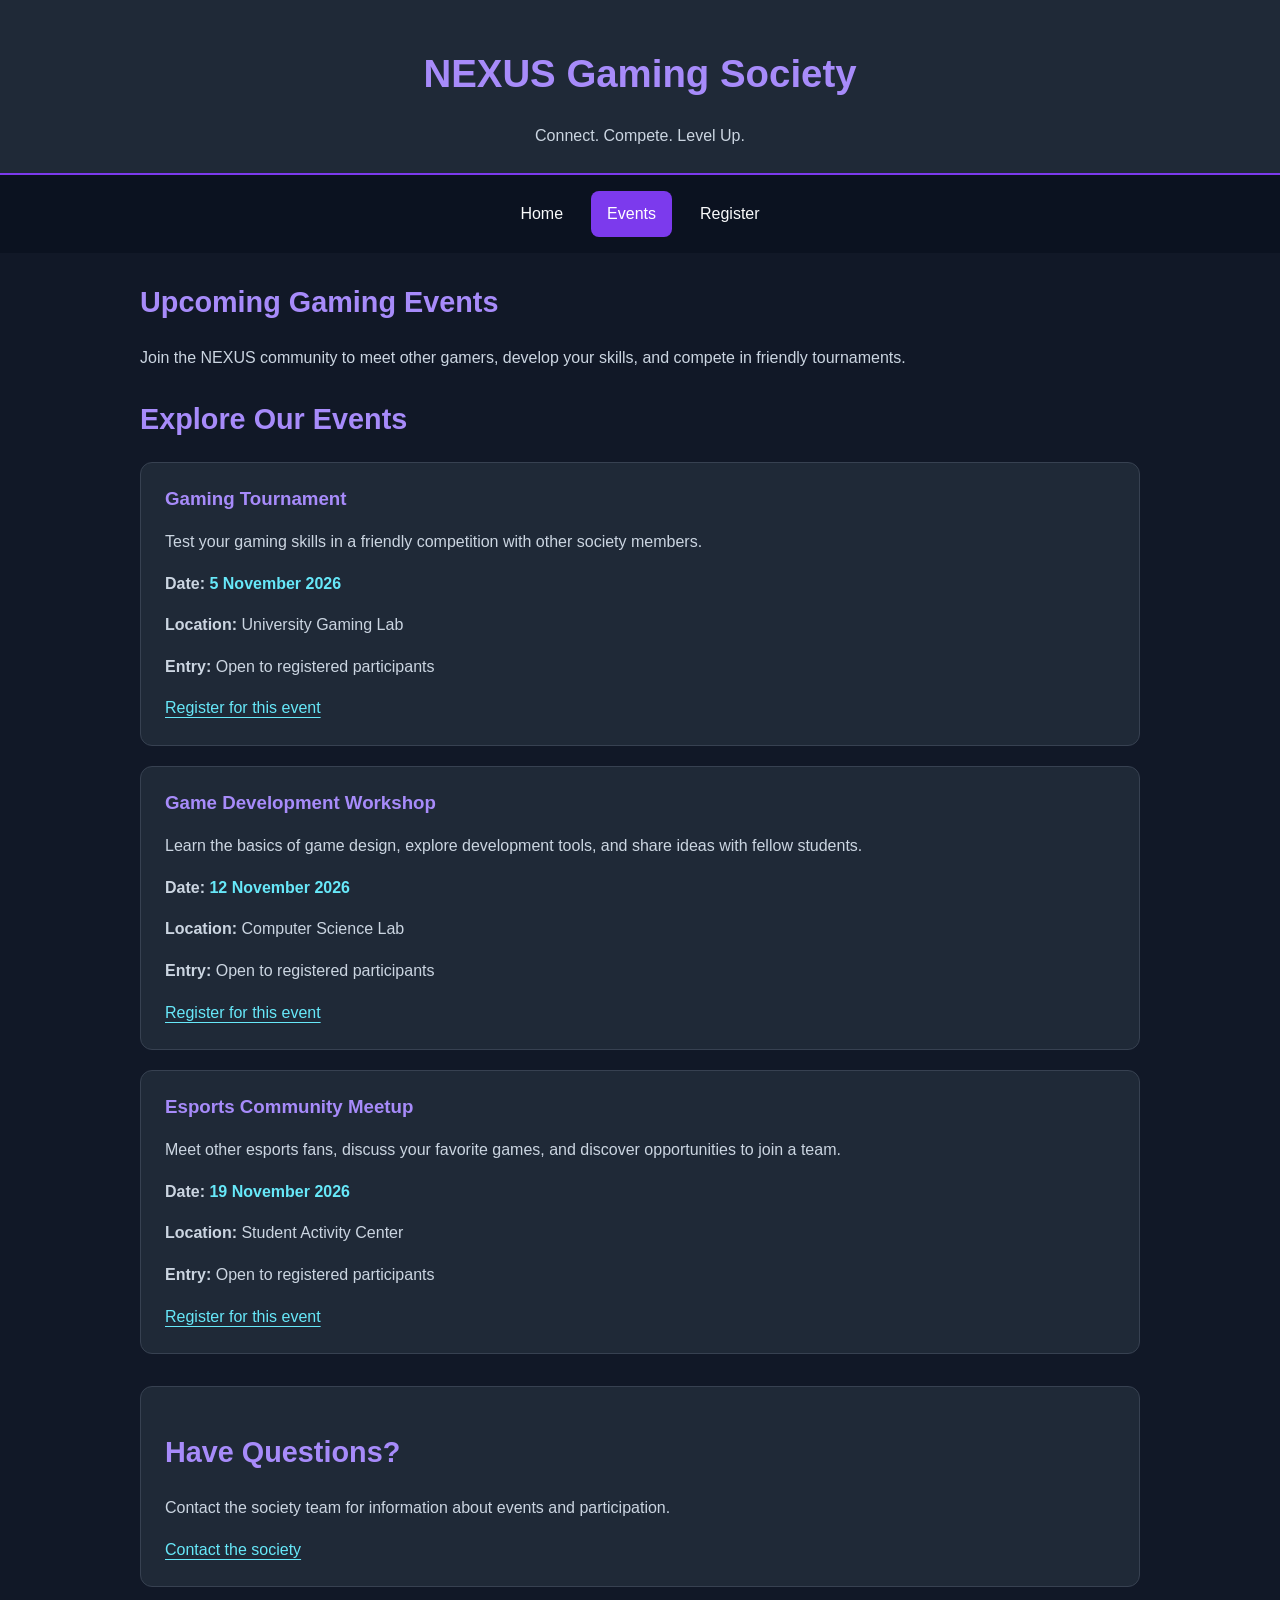
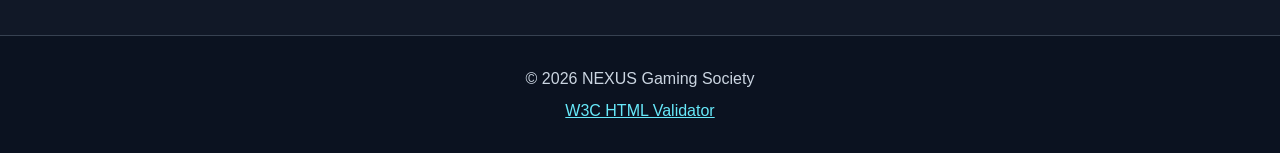
<file: events.html>
<!DOCTYPE html>
<html lang="en">
<head>
    <meta charset="UTF-8">
    <meta name="viewport" content="width=device-width, initial-scale=1.0">
    <meta name="description" content="Explore upcoming events hosted by NEXUS Gaming Society.">
    <title>Events | NEXUS Gaming Society</title>
    <link rel="stylesheet" href="style.css">
</head>
<body>

    <header>
        <h1>NEXUS Gaming Society</h1>
        <p>Connect. Compete. Level Up.</p>
    </header>

    <nav aria-label="Main navigation">
        <a href="index.html">Home</a>
        <a href="events.html" aria-current="page">Events</a>
        <a href="register.html">Register</a>
    </nav>

    <main>
        <section>
            <h2>Upcoming Gaming Events</h2>
            <p>
                Join the NEXUS community to meet other gamers,
                develop your skills, and compete in friendly tournaments.
            </p>
        </section>

        <section aria-labelledby="events-heading">
            <h2 id="events-heading">Explore Our Events</h2>

            <article>
                <h3>Gaming Tournament</h3>
                <p>
                    Test your gaming skills in a friendly competition
                    with other society members.
                </p>
                <p>
                    <strong>Date:</strong>
                    <time datetime="2026-11-05">5 November 2026</time>
                </p>
                <p><strong>Location:</strong> University Gaming Lab</p>
                <p><strong>Entry:</strong> Open to registered participants</p>
                <a href="register.html">Register for this event</a>
            </article>

            <article>
                <h3>Game Development Workshop</h3>
                <p>
                    Learn the basics of game design, explore development
                    tools, and share ideas with fellow students.
                </p>
                <p>
                    <strong>Date:</strong>
                    <time datetime="2026-11-12">12 November 2026</time>
                </p>
                <p><strong>Location:</strong> Computer Science Lab</p>
                <p><strong>Entry:</strong> Open to registered participants</p>
                <a href="register.html">Register for this event</a>
            </article>

            <article>
                <h3>Esports Community Meetup</h3>
                <p>
                    Meet other esports fans, discuss your favorite games,
                    and discover opportunities to join a team.
                </p>
                <p>
                    <strong>Date:</strong>
                    <time datetime="2026-11-19">19 November 2026</time>
                </p>
                <p><strong>Location:</strong> Student Activity Center</p>
                <p><strong>Entry:</strong> Open to registered participants</p>
                <a href="register.html">Register for this event</a>
            </article>
        </section>

        <aside>
            <h2>Have Questions?</h2>
            <p>
                Contact the society team for information about events
                and participation.
            </p>
            <a href="index.html#contact">Contact the society</a>
        </aside>
    </main>

    <footer>
        <p>&copy; 2026 NEXUS Gaming Society</p>
        <p>
            <a href="https://validator.w3.org/"
               target="_blank"
               rel="noopener noreferrer">
                W3C HTML Validator
            </a>
        </p>
    </footer>

</body>
</html>
</file>
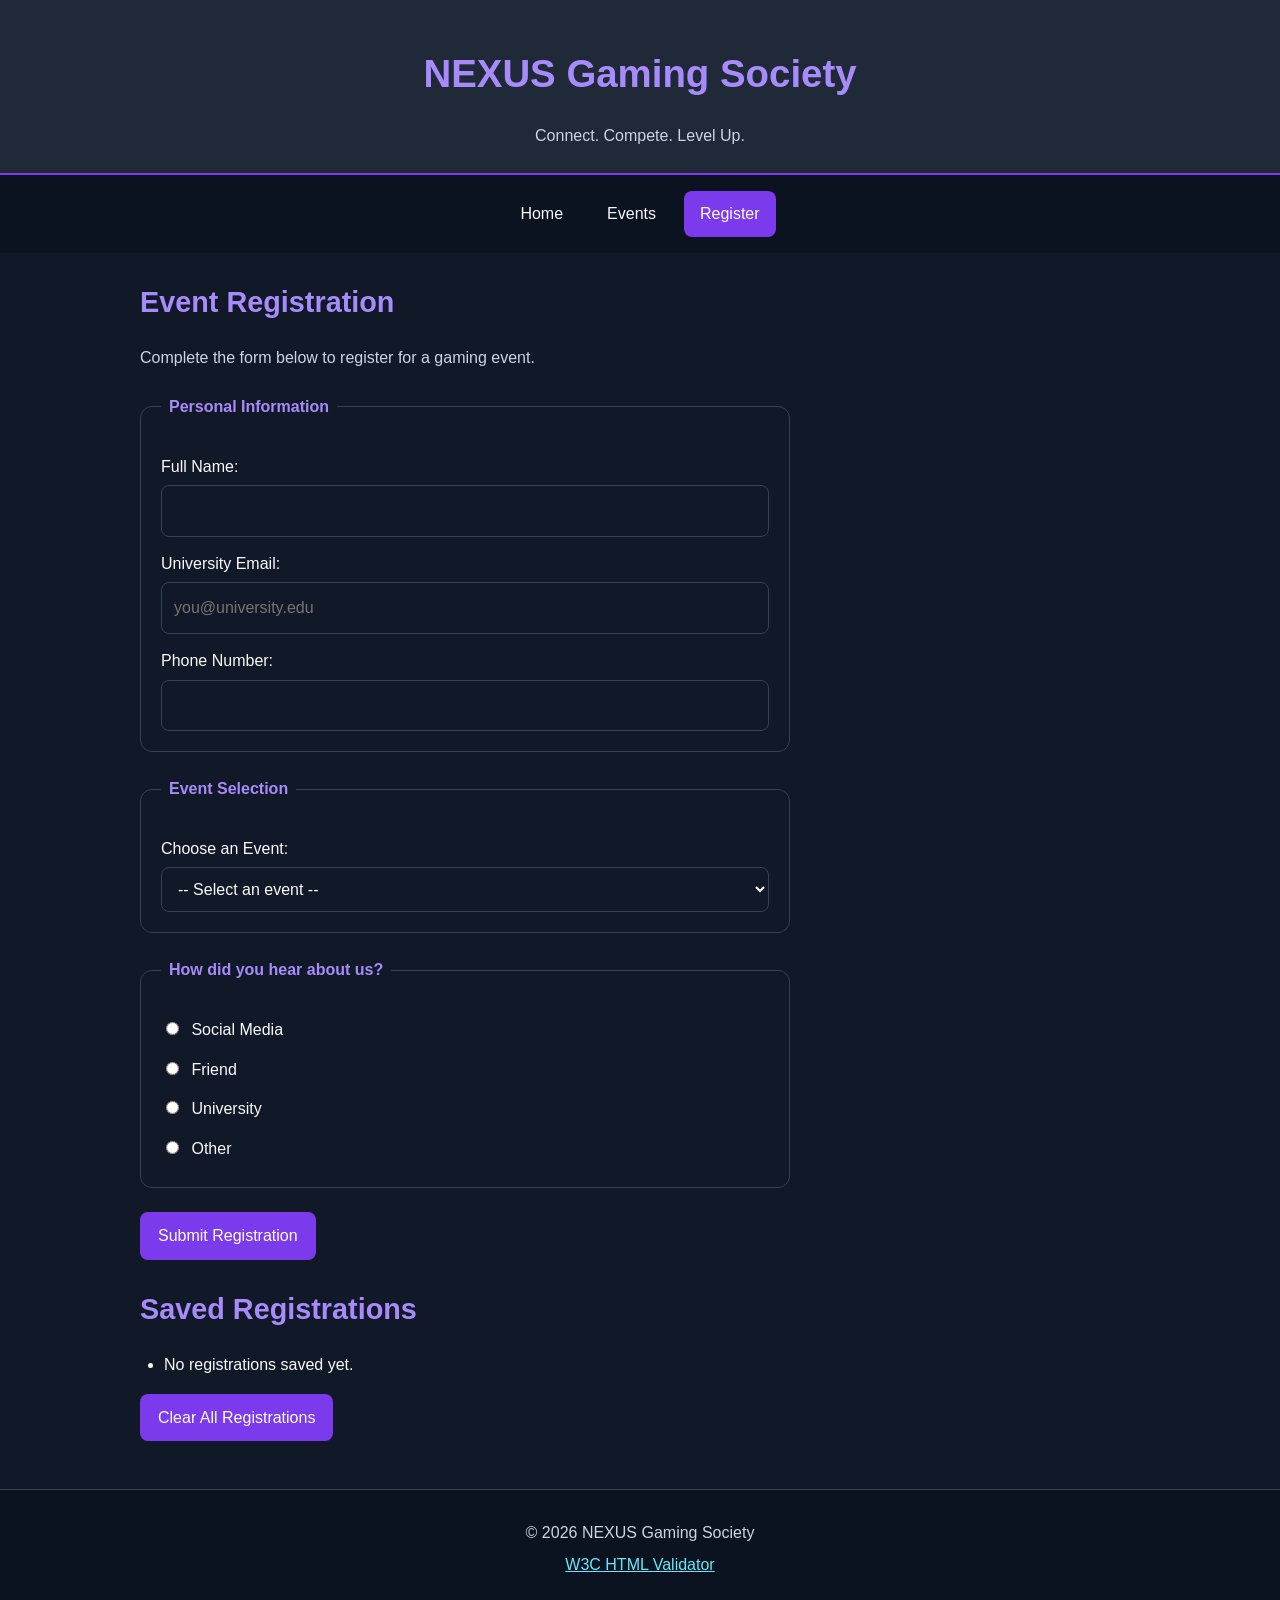
<file: register.html>
<!DOCTYPE html>
<html lang="en">
<head>
    <meta charset="UTF-8">
    <meta name="viewport" content="width=device-width, initial-scale=1.0">
    <meta name="description" content="Register for NEXUS Gaming Society events.">
    <title>Register | NEXUS Gaming Society</title>
    <link rel="stylesheet" href="style.css">
    <script src="script.js" defer></script>
</head>
<body>

    <header>
        <h1>NEXUS Gaming Society</h1>
        <p>Connect. Compete. Level Up.</p>
    </header>

    <nav aria-label="Main navigation">
        <a href="index.html">Home</a>
        <a href="events.html">Events</a>
        <a href="register.html" aria-current="page">Register</a>
    </nav>

    <main>
        <section>
            <h2>Event Registration</h2>
            <p>Complete the form below to register for a gaming event.</p>

            <form id="registration-form">
                <fieldset>
                    <legend>Personal Information</legend>

                    <label for="full-name">Full Name:</label>
                    <input
                        type="text"
                        id="full-name"
                        name="fullName"
                        required
                        minlength="3"
                        maxlength="80"
                        autocomplete="name"
                    >

                    <label for="email">University Email:</label>
                    <input
                        type="email"
                        id="email"
                        name="email"
                        required
                        autocomplete="email"
                        placeholder="you@university.edu"
                    >

                    <label for="phone">Phone Number:</label>
                    <input
                        type="tel"
                        id="phone"
                        name="phone"
                        required
                        pattern="[0-9+() -]{7,20}"
                        title="Enter 7–20 characters using digits, spaces, +, parentheses, or hyphens."
                        autocomplete="tel"
                    >
                </fieldset>

                <fieldset>
                    <legend>Event Selection</legend>

                    <label for="event">Choose an Event:</label>
                    <select id="event" name="event" required>
                        <option value="">-- Select an event --</option>
                        <option value="Gaming Tournament">Gaming Tournament</option>
                        <option value="Game Development Workshop">Game Development Workshop</option>
                        <option value="Esports Community Meetup">Esports Community Meetup</option>
                    </select>
                </fieldset>

                <fieldset>
                    <legend>How did you hear about us?</legend>

                    <label>
                        <input type="radio" name="source" value="Social Media" required>
                        Social Media
                    </label>

                    <label>
                        <input type="radio" name="source" value="Friend">
                        Friend
                    </label>

                    <label>
                        <input type="radio" name="source" value="University">
                        University
                    </label>

                    <label>
                        <input type="radio" name="source" value="Other">
                        Other
                    </label>
                </fieldset>

                <button type="submit">Submit Registration</button>
            </form>
        </section>

        <section aria-labelledby="saved-heading">
            <h2 id="saved-heading">Saved Registrations</h2>

            <p id="registration-message" role="status" aria-live="polite"></p>

            <ul id="saved-registrations"></ul>

            <button type="button" id="clear-registrations">
                Clear All Registrations
            </button>
        </section>
    </main>

    <footer>
        <p>&copy; 2026 NEXUS Gaming Society</p>
        <p>
            <a
                href="https://validator.w3.org/"
                target="_blank"
                rel="noopener noreferrer"
            >W3C HTML Validator</a>
        </p>
    </footer>

</body>
</html>
</file>
<file: style.css>
:root {
    --brand: #a78bfa;
    --brand-dark: #7c3aed;
    --accent: #67e8f9;
    --bg: #111827;
    --surface: #1f2937;
    --text: #f9fafb;
    --muted: #cbd5e1;
    --border: #374151;
    --space: 16px;
    --radius: 12px;
}

* {
    box-sizing: border-box;
}

html {
    scroll-behavior: smooth;
}

body {
    margin: 0;
    font-family: Arial, Helvetica, sans-serif;
    font-size: 16px;
    line-height: 1.6;
    color: var(--text);
    background-color: var(--bg);
}

h1,
h2,
h3 {
    line-height: 1.25;
    color: var(--brand);
}

h1 {
    font-size: 2.4rem;
}

h2 {
    font-size: 1.8rem;
}

p {
    color: var(--muted);
}

img {
    max-width: 100%;
    height: auto;
    border-radius: var(--radius);
}

header {
    padding: 24px;
    text-align: center;
    background-color: var(--surface);
    border-bottom: 2px solid var(--brand-dark);
}

header p {
    margin-bottom: 0;
}

nav {
    display: flex;
    flex-wrap: wrap;
    justify-content: center;
    gap: 12px;
    padding: 16px;
    background-color: #0b1220;
}

nav a {
    padding: 10px 16px;
    color: var(--text);
    text-decoration: none;
    border-radius: 8px;
    transition: background-color 0.2s ease;
}

nav a:hover,
nav a:focus-visible {
    background-color: var(--brand-dark);
    color: #ffffff;
}

nav a[aria-current="page"] {
    background-color: var(--brand-dark);
    color: #ffffff;
}

main {
    width: min(100% - 32px, 1000px);
    margin: 32px auto;
}

section {
    margin-bottom: 32px;
}

figure {
    margin: 24px 0;
}

figcaption {
    margin-top: 8px;
    color: var(--muted);
    font-size: 0.9rem;
}

article,
aside {
    margin: 20px 0;
    padding: 24px;
    background-color: var(--surface);
    border: 1px solid var(--border);
    border-radius: var(--radius);
}

article h2,
article h3 {
    margin-top: 0;
}

time {
    color: var(--accent);
    font-weight: bold;
}

a {
    color: var(--accent);
}

a:focus-visible,
button:focus-visible,
input:focus-visible,
select:focus-visible {
    outline: 3px solid var(--accent);
    outline-offset: 3px;
}

main a {
    text-underline-offset: 4px;
}

button,
input[type="submit"] {
    padding: 11px 18px;
    border: 0;
    border-radius: 8px;
    background-color: var(--brand-dark);
    color: #ffffff;
    font: inherit;
    cursor: pointer;
}

button:hover,
input[type="submit"]:hover {
    background-color: #6d28d9;
}

form {
    max-width: 650px;
}

fieldset {
    margin: 24px 0;
    padding: 20px;
    border: 1px solid var(--border);
    border-radius: var(--radius);
}

legend {
    padding: 0 8px;
    color: var(--brand);
    font-weight: bold;
}

label {
    display: block;
    margin: 14px 0 6px;
}

input:not([type="radio"]):not([type="checkbox"]),
select,
textarea {
    width: 100%;
    padding: 12px;
    border: 1px solid var(--border);
    border-radius: 8px;
    background-color: #111827;
    color: var(--text);
    font: inherit;
}

input[type="radio"],
input[type="checkbox"] {
    margin-right: 8px;
    accent-color: var(--brand);
}

input:focus,
select:focus,
textarea:focus {
    border-color: var(--accent);
}

ul {
    padding-left: 24px;
}

li {
    margin-bottom: 8px;
}

#saved-registrations {
    margin-top: 24px;
}

footer {
    margin-top: 48px;
    padding: 24px;
    text-align: center;
    background-color: #0b1220;
    border-top: 1px solid var(--border);
}

footer p {
    margin: 6px 0;
}

@media (max-width: 600px) {
    h1 {
        font-size: 1.9rem;
    }

    h2 {
        font-size: 1.5rem;
    }

    header {
        padding: 18px 12px;
    }

    nav {
        gap: 6px;
        padding: 12px 6px;
    }

    nav a {
        padding: 8px 10px;
    }

    main {
        width: calc(100% - 24px);
        margin: 20px auto;
    }

    article,
    aside {
        padding: 16px;
    }
}
</file>
